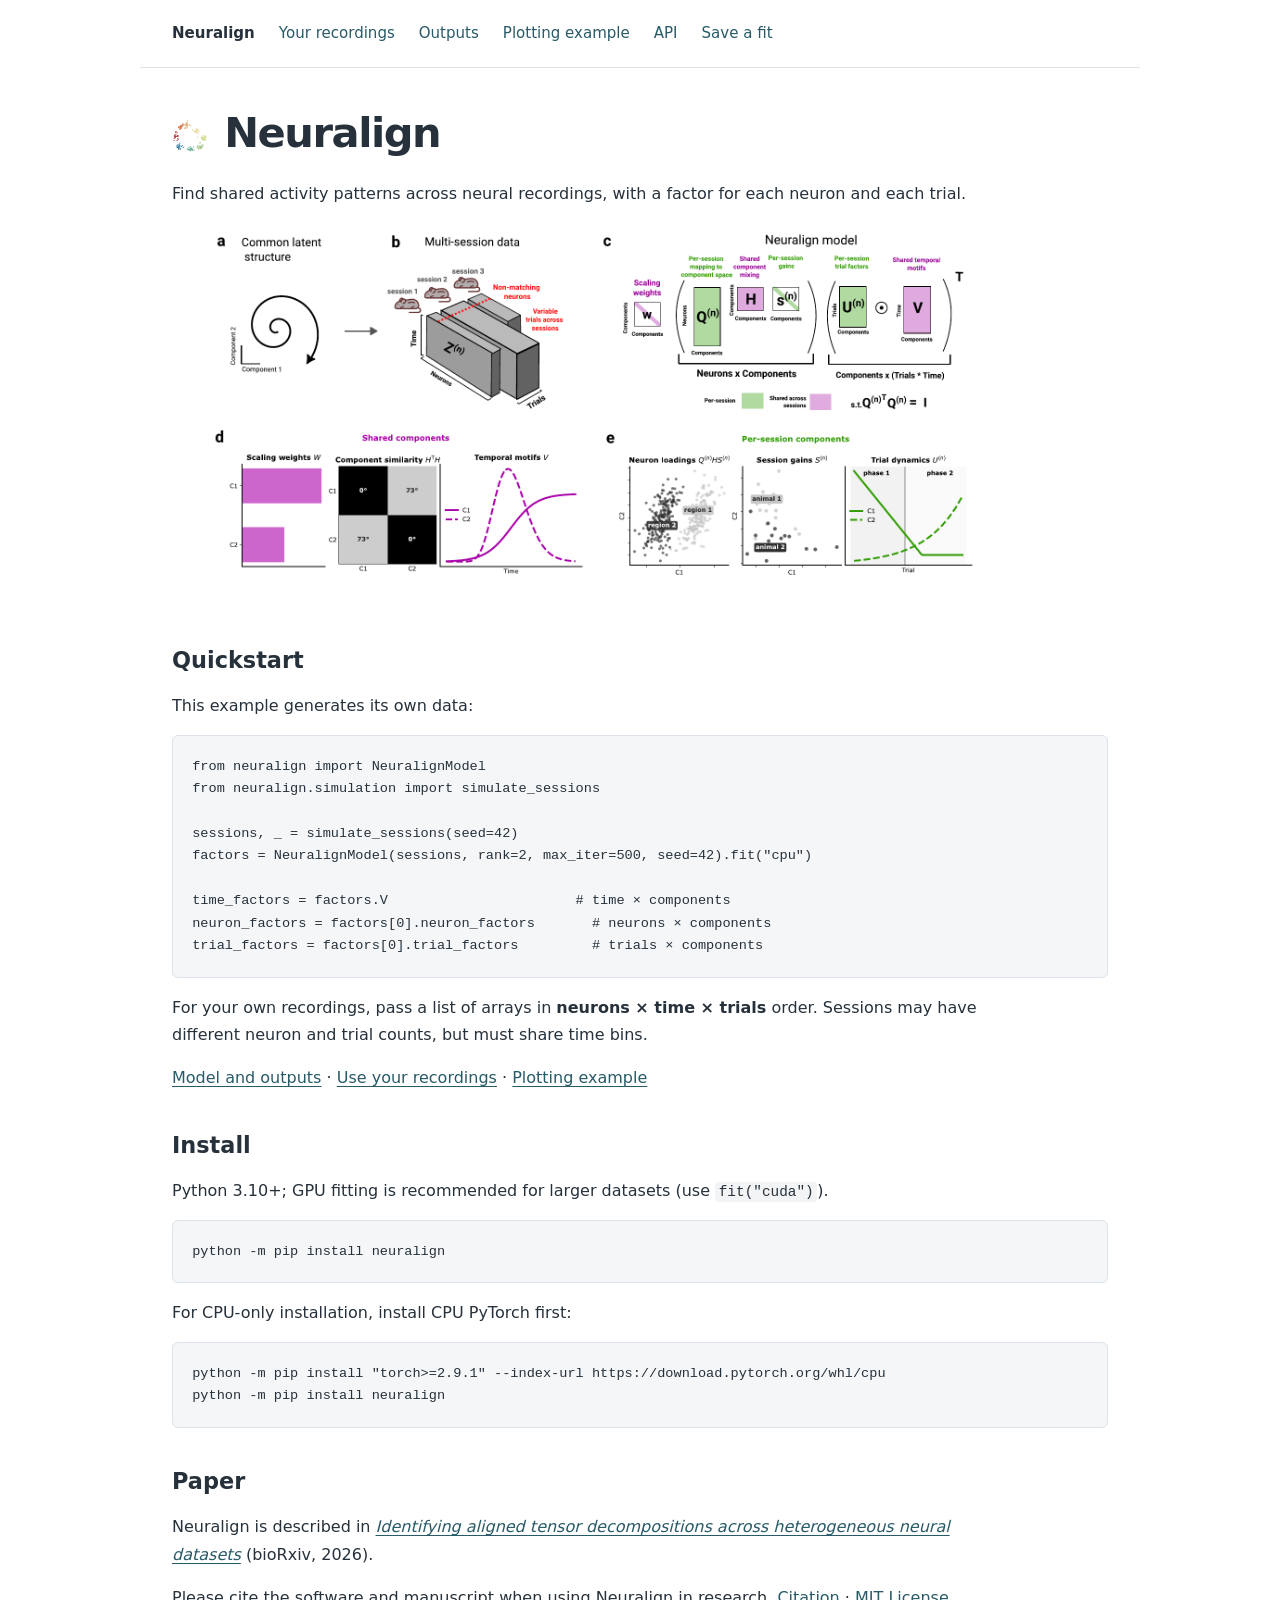
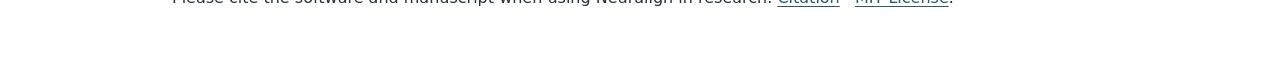
<file: docs/index.html>
<!doctype html>
<html lang="en"><head><meta charset="utf-8"><meta name="viewport" content="width=device-width, initial-scale=1">
<title>Neuralign · Neuralign</title><link rel="icon" href="assets/neuralign-mark.svg" type="image/svg+xml"><link rel="stylesheet" href="style.css"></head>
<body><nav aria-label="Main navigation"><a href="index.html" aria-current=page>Neuralign</a> <a href="getting-started.html" >Your recordings</a> <a href="model-and-outputs.html" >Outputs</a> <a href="plotting.html" >Plotting example</a> <a href="api.html" >API</a> <a href="reproducibility.html" >Save a fit</a></nav><main><h1><img src="assets/neuralign-mark.png" width="36" alt="" /> Neuralign</h1>
<p>Find shared activity patterns across neural recordings, with a factor for each neuron and each trial.</p>
<p><a href="assets/neuralign-overview.pdf"><img src="assets/neuralign-overview.png" alt="Neuralign model overview"></a></p>
<h2>Quickstart</h2>
<p>This example generates its own data:</p>
<pre><code class="language-python">from neuralign import NeuralignModel
from neuralign.simulation import simulate_sessions

sessions, _ = simulate_sessions(seed=42)
factors = NeuralignModel(sessions, rank=2, max_iter=500, seed=42).fit(&quot;cpu&quot;)

time_factors = factors.V                       # time × components
neuron_factors = factors[0].neuron_factors       # neurons × components
trial_factors = factors[0].trial_factors         # trials × components
</code></pre>
<p>For your own recordings, pass a list of arrays in <strong>neurons × time × trials</strong> order. Sessions may have different neuron and trial counts, but must share time bins.</p>
<p><a href="model-and-outputs.html">Model and outputs</a> · <a href="getting-started.html">Use your recordings</a> · <a href="plotting.html">Plotting example</a></p>
<h2>Install</h2>
<p>Python 3.10+; GPU fitting is recommended for larger datasets (use <code>fit(&quot;cuda&quot;)</code>).</p>
<pre><code class="language-bash">python -m pip install neuralign
</code></pre>
<p>For CPU-only installation, install CPU PyTorch first:</p>
<pre><code class="language-bash">python -m pip install &quot;torch&gt;=2.9.1&quot; --index-url https://download.pytorch.org/whl/cpu
python -m pip install neuralign
</code></pre>
<h2>Paper</h2>
<p>Neuralign is described in <a href="https://doi.org/10.64898/2026.11.12.766278"><em>Identifying aligned tensor decompositions across heterogeneous neural datasets</em></a> (bioRxiv, 2026).</p>
<p>Please cite the software and manuscript when using Neuralign in research. <a href="https://github.com/MiklosKralik/neuralign/blob/main/CITATION.cff">Citation</a> · <a href="https://github.com/MiklosKralik/neuralign/blob/main/LICENSE">MIT License</a>.</p>
</main></body></html>
</file>
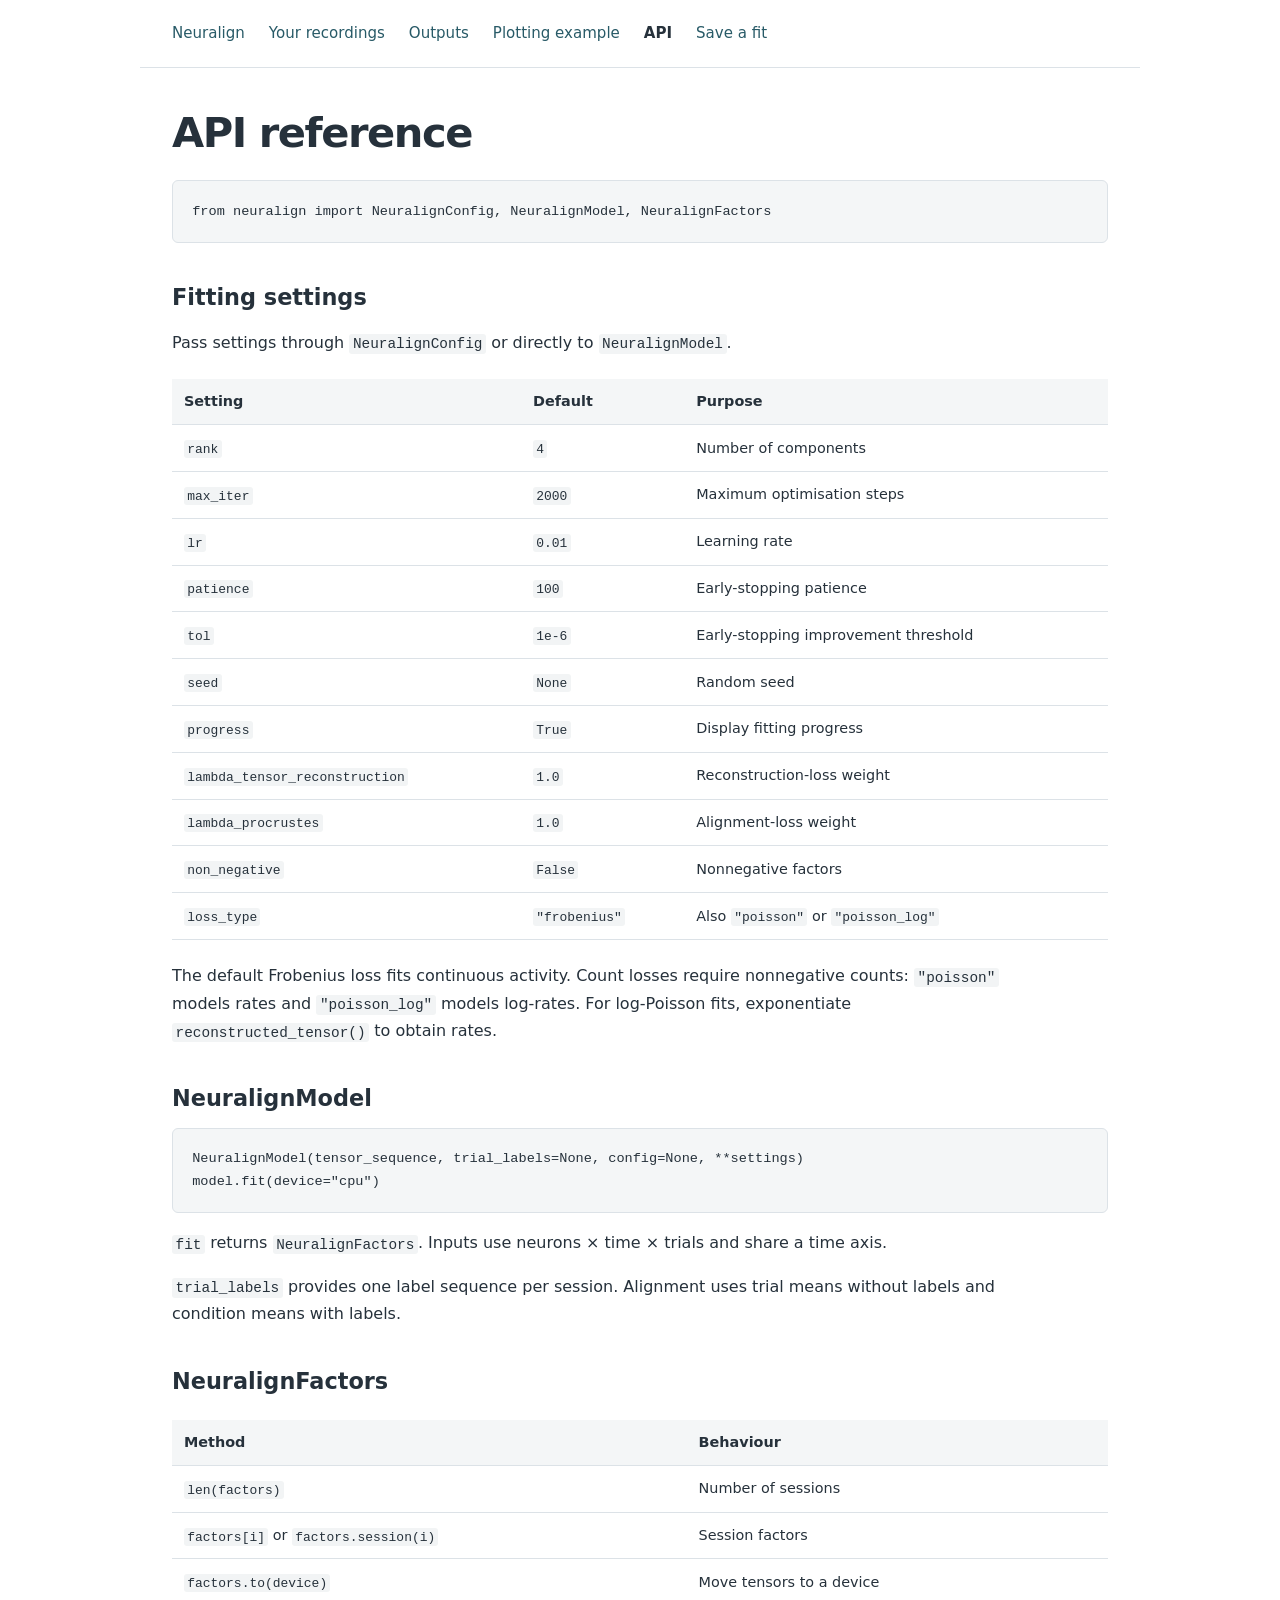
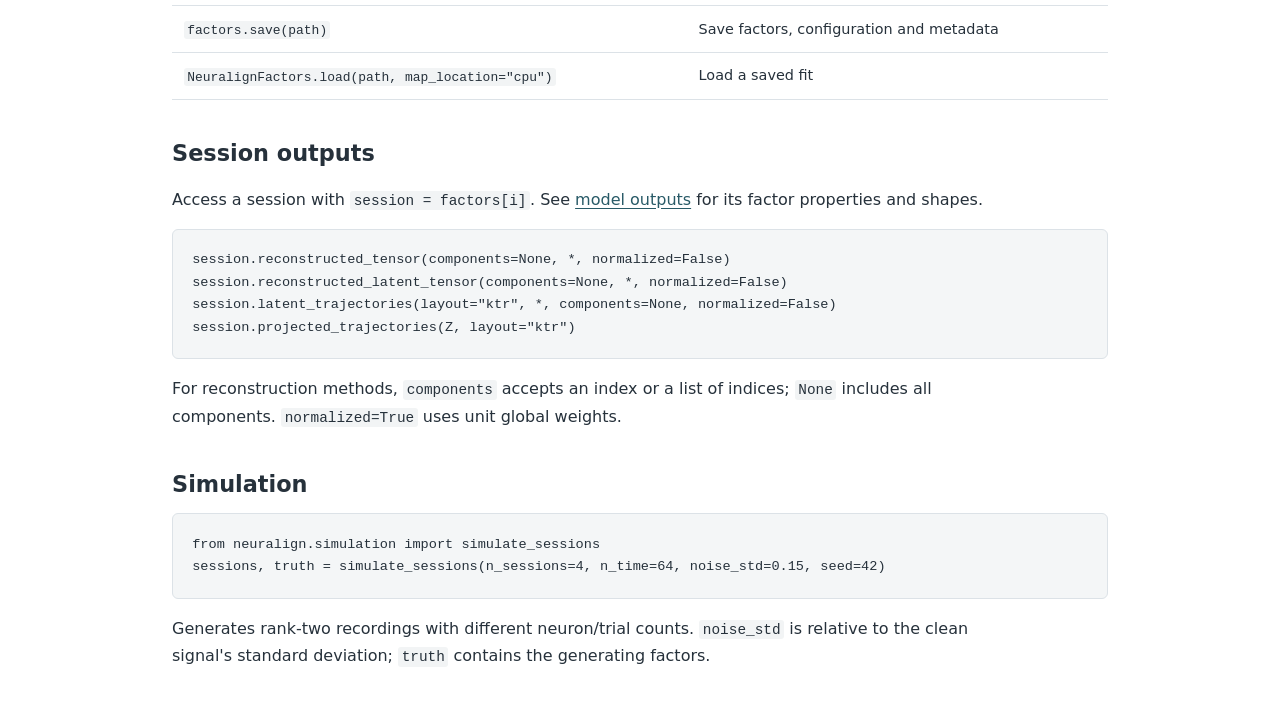
<file: docs/api.html>
<!doctype html>
<html lang="en"><head><meta charset="utf-8"><meta name="viewport" content="width=device-width, initial-scale=1">
<title>API · Neuralign</title><link rel="icon" href="assets/neuralign-mark.svg" type="image/svg+xml"><link rel="stylesheet" href="style.css"></head>
<body><nav aria-label="Main navigation"><a href="index.html" >Neuralign</a> <a href="getting-started.html" >Your recordings</a> <a href="model-and-outputs.html" >Outputs</a> <a href="plotting.html" >Plotting example</a> <a href="api.html" aria-current=page>API</a> <a href="reproducibility.html" >Save a fit</a></nav><main><h1>API reference</h1>
<pre><code class="language-python">from neuralign import NeuralignConfig, NeuralignModel, NeuralignFactors
</code></pre>
<h2>Fitting settings</h2>
<p>Pass settings through <code>NeuralignConfig</code> or directly to <code>NeuralignModel</code>.</p>
<table>
<thead>
<tr>
<th>Setting</th>
<th>Default</th>
<th>Purpose</th>
</tr>
</thead>
<tbody>
<tr>
<td><code>rank</code></td>
<td><code>4</code></td>
<td>Number of components</td>
</tr>
<tr>
<td><code>max_iter</code></td>
<td><code>2000</code></td>
<td>Maximum optimisation steps</td>
</tr>
<tr>
<td><code>lr</code></td>
<td><code>0.01</code></td>
<td>Learning rate</td>
</tr>
<tr>
<td><code>patience</code></td>
<td><code>100</code></td>
<td>Early-stopping patience</td>
</tr>
<tr>
<td><code>tol</code></td>
<td><code>1e-6</code></td>
<td>Early-stopping improvement threshold</td>
</tr>
<tr>
<td><code>seed</code></td>
<td><code>None</code></td>
<td>Random seed</td>
</tr>
<tr>
<td><code>progress</code></td>
<td><code>True</code></td>
<td>Display fitting progress</td>
</tr>
<tr>
<td><code>lambda_tensor_reconstruction</code></td>
<td><code>1.0</code></td>
<td>Reconstruction-loss weight</td>
</tr>
<tr>
<td><code>lambda_procrustes</code></td>
<td><code>1.0</code></td>
<td>Alignment-loss weight</td>
</tr>
<tr>
<td><code>non_negative</code></td>
<td><code>False</code></td>
<td>Nonnegative factors</td>
</tr>
<tr>
<td><code>loss_type</code></td>
<td><code>&quot;frobenius&quot;</code></td>
<td>Also <code>&quot;poisson&quot;</code> or <code>&quot;poisson_log&quot;</code></td>
</tr>
</tbody>
</table>
<p>The default Frobenius loss fits continuous activity. Count losses require nonnegative counts: <code>&quot;poisson&quot;</code> models rates and <code>&quot;poisson_log&quot;</code> models log-rates. For log-Poisson fits, exponentiate <code>reconstructed_tensor()</code> to obtain rates.</p>
<h2>NeuralignModel</h2>
<pre><code class="language-python">NeuralignModel(tensor_sequence, trial_labels=None, config=None, **settings)
model.fit(device=&quot;cpu&quot;)
</code></pre>
<p><code>fit</code> returns <code>NeuralignFactors</code>. Inputs use neurons × time × trials and share a time axis.</p>
<p><code>trial_labels</code> provides one label sequence per session. Alignment uses trial means without labels and condition means with labels.</p>
<h2>NeuralignFactors</h2>
<table>
<thead>
<tr>
<th>Method</th>
<th>Behaviour</th>
</tr>
</thead>
<tbody>
<tr>
<td><code>len(factors)</code></td>
<td>Number of sessions</td>
</tr>
<tr>
<td><code>factors[i]</code> or <code>factors.session(i)</code></td>
<td>Session factors</td>
</tr>
<tr>
<td><code>factors.to(device)</code></td>
<td>Move tensors to a device</td>
</tr>
<tr>
<td><code>factors.save(path)</code></td>
<td>Save factors, configuration and metadata</td>
</tr>
<tr>
<td><code>NeuralignFactors.load(path, map_location=&quot;cpu&quot;)</code></td>
<td>Load a saved fit</td>
</tr>
</tbody>
</table>
<h2>Session outputs</h2>
<p>Access a session with <code>session = factors[i]</code>. See <a href="model-and-outputs.html">model outputs</a> for its factor properties and shapes.</p>
<pre><code class="language-python">session.reconstructed_tensor(components=None, *, normalized=False)
session.reconstructed_latent_tensor(components=None, *, normalized=False)
session.latent_trajectories(layout=&quot;ktr&quot;, *, components=None, normalized=False)
session.projected_trajectories(Z, layout=&quot;ktr&quot;)
</code></pre>
<p>For reconstruction methods, <code>components</code> accepts an index or a list of indices; <code>None</code> includes all components. <code>normalized=True</code> uses unit global weights.</p>
<h2>Simulation</h2>
<pre><code class="language-python">from neuralign.simulation import simulate_sessions
sessions, truth = simulate_sessions(n_sessions=4, n_time=64, noise_std=0.15, seed=42)
</code></pre>
<p>Generates rank-two recordings with different neuron/trial counts. <code>noise_std</code> is relative to the clean signal's standard deviation; <code>truth</code> contains the generating factors.</p>
</main></body></html>
</file>
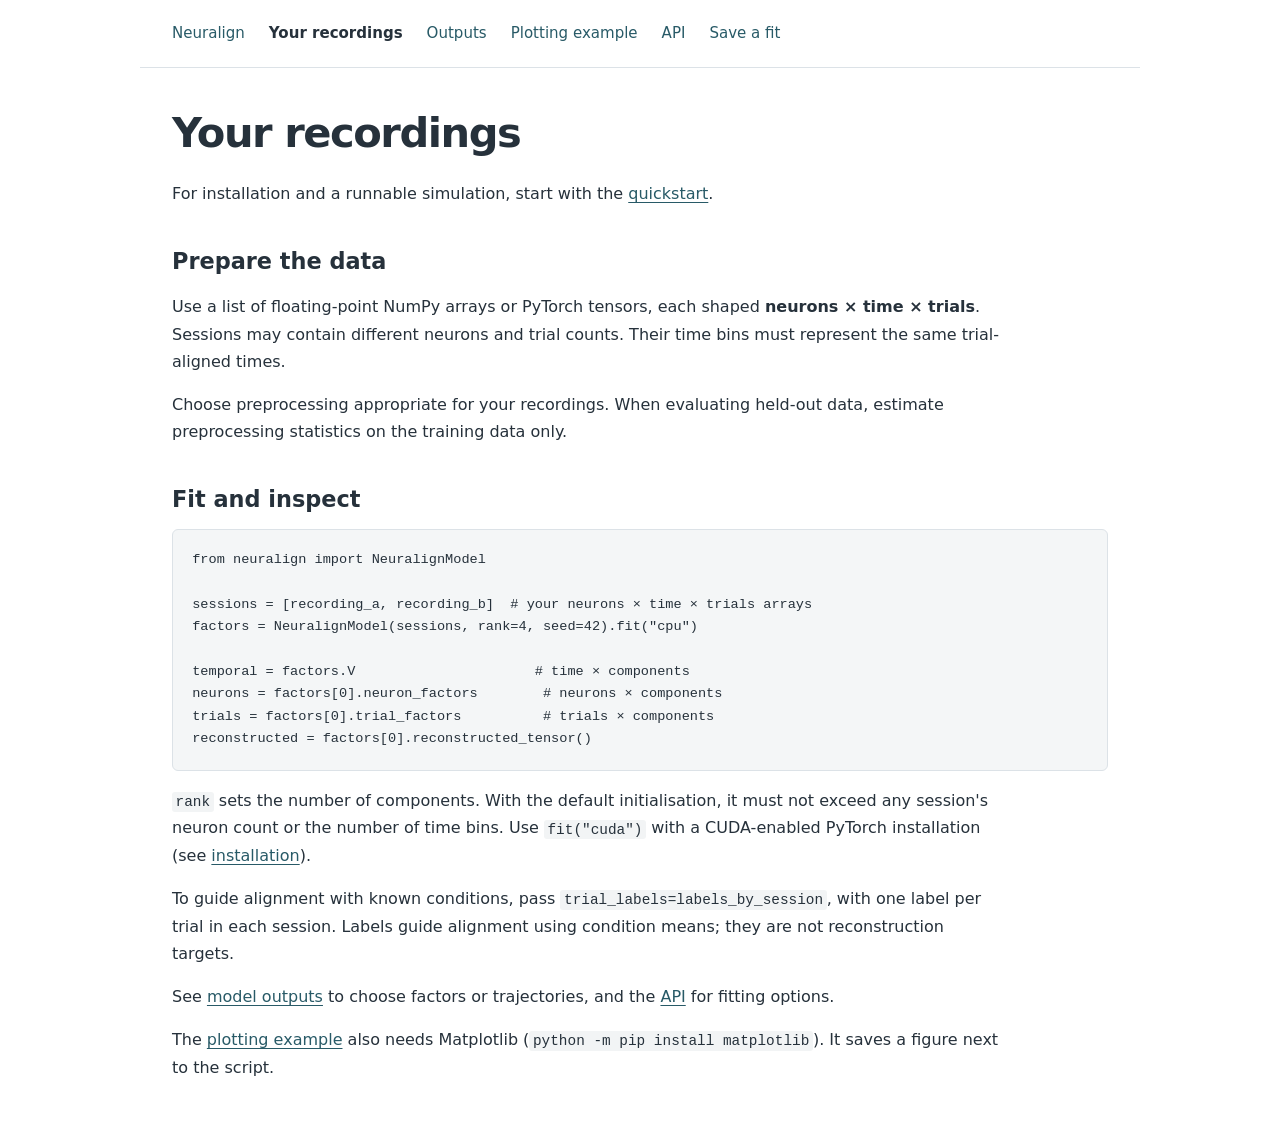
<file: docs/getting-started.html>
<!doctype html>
<html lang="en"><head><meta charset="utf-8"><meta name="viewport" content="width=device-width, initial-scale=1">
<title>Your recordings · Neuralign</title><link rel="icon" href="assets/neuralign-mark.svg" type="image/svg+xml"><link rel="stylesheet" href="style.css"></head>
<body><nav aria-label="Main navigation"><a href="index.html" >Neuralign</a> <a href="getting-started.html" aria-current=page>Your recordings</a> <a href="model-and-outputs.html" >Outputs</a> <a href="plotting.html" >Plotting example</a> <a href="api.html" >API</a> <a href="reproducibility.html" >Save a fit</a></nav><main><h1>Your recordings</h1>
<p>For installation and a runnable simulation, start with the <a href="index.html">quickstart</a>.</p>
<h2>Prepare the data</h2>
<p>Use a list of floating-point NumPy arrays or PyTorch tensors, each shaped <strong>neurons × time × trials</strong>. Sessions may contain different neurons and trial counts. Their time bins must represent the same trial-aligned times.</p>
<p>Choose preprocessing appropriate for your recordings. When evaluating held-out data, estimate preprocessing statistics on the training data only.</p>
<h2>Fit and inspect</h2>
<pre><code class="language-python">from neuralign import NeuralignModel

sessions = [recording_a, recording_b]  # your neurons × time × trials arrays
factors = NeuralignModel(sessions, rank=4, seed=42).fit(&quot;cpu&quot;)

temporal = factors.V                      # time × components
neurons = factors[0].neuron_factors        # neurons × components
trials = factors[0].trial_factors          # trials × components
reconstructed = factors[0].reconstructed_tensor()
</code></pre>
<p><code>rank</code> sets the number of components. With the default initialisation, it must not exceed any session's neuron count or the number of time bins. Use <code>fit(&quot;cuda&quot;)</code> with a CUDA-enabled PyTorch installation (see <a href="index.html#install">installation</a>).</p>
<p>To guide alignment with known conditions, pass <code>trial_labels=labels_by_session</code>, with one label per trial in each session. Labels guide alignment using condition means; they are not reconstruction targets.</p>
<p>See <a href="model-and-outputs.html">model outputs</a> to choose factors or trajectories, and the <a href="api.html">API</a> for fitting options.</p>
<p>The <a href="plotting.html">plotting example</a> also needs Matplotlib (<code>python -m pip install matplotlib</code>). It saves a figure next to the script.</p>
</main></body></html>
</file>
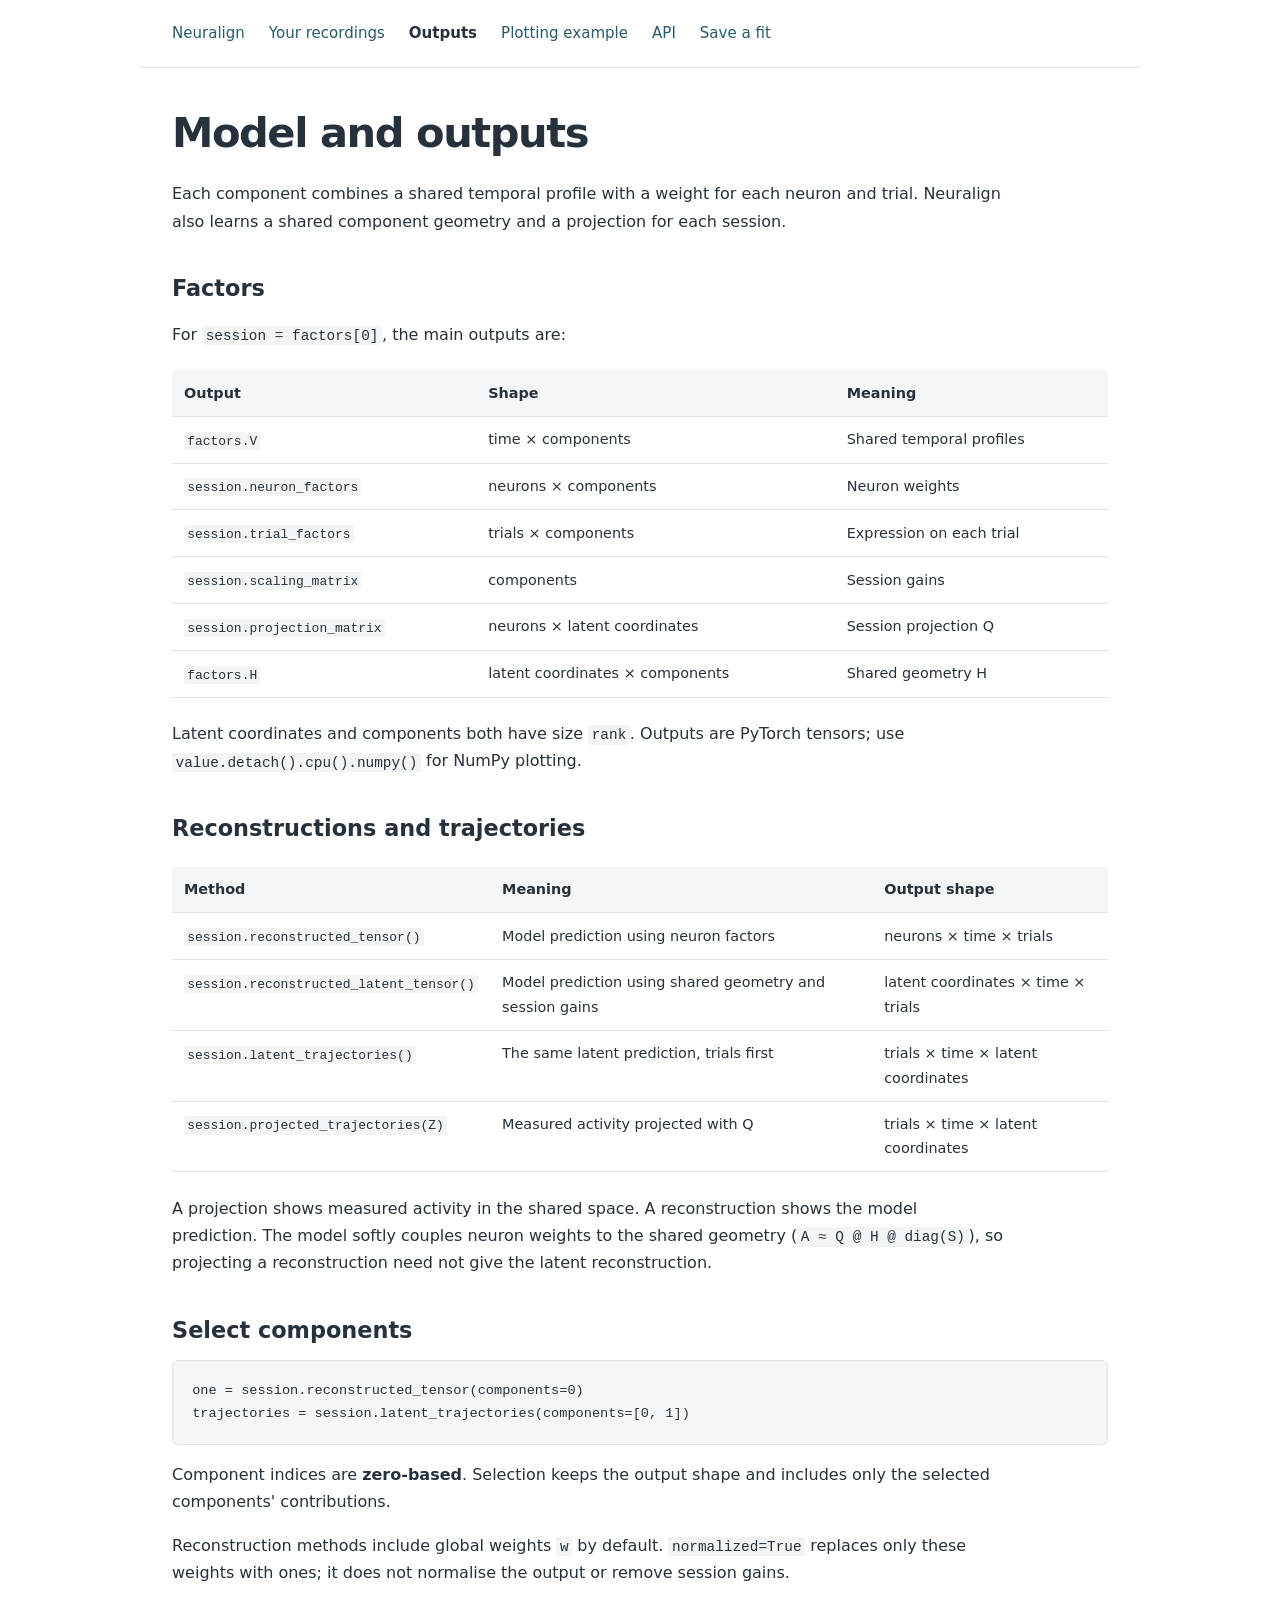
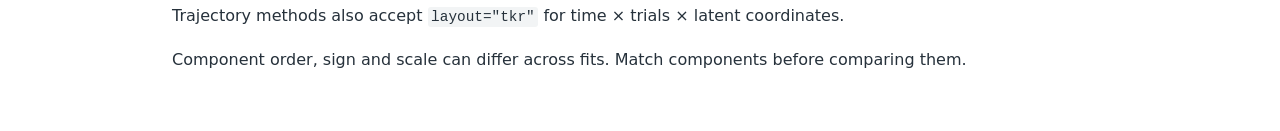
<file: docs/model-and-outputs.html>
<!doctype html>
<html lang="en"><head><meta charset="utf-8"><meta name="viewport" content="width=device-width, initial-scale=1">
<title>Outputs · Neuralign</title><link rel="icon" href="assets/neuralign-mark.svg" type="image/svg+xml"><link rel="stylesheet" href="style.css"></head>
<body><nav aria-label="Main navigation"><a href="index.html" >Neuralign</a> <a href="getting-started.html" >Your recordings</a> <a href="model-and-outputs.html" aria-current=page>Outputs</a> <a href="plotting.html" >Plotting example</a> <a href="api.html" >API</a> <a href="reproducibility.html" >Save a fit</a></nav><main><h1>Model and outputs</h1>
<p>Each component combines a shared temporal profile with a weight for each neuron and trial. Neuralign also learns a shared component geometry and a projection for each session.</p>
<h2>Factors</h2>
<p>For <code>session = factors[0]</code>, the main outputs are:</p>
<table>
<thead>
<tr>
<th>Output</th>
<th>Shape</th>
<th>Meaning</th>
</tr>
</thead>
<tbody>
<tr>
<td><code>factors.V</code></td>
<td>time × components</td>
<td>Shared temporal profiles</td>
</tr>
<tr>
<td><code>session.neuron_factors</code></td>
<td>neurons × components</td>
<td>Neuron weights</td>
</tr>
<tr>
<td><code>session.trial_factors</code></td>
<td>trials × components</td>
<td>Expression on each trial</td>
</tr>
<tr>
<td><code>session.scaling_matrix</code></td>
<td>components</td>
<td>Session gains</td>
</tr>
<tr>
<td><code>session.projection_matrix</code></td>
<td>neurons × latent coordinates</td>
<td>Session projection Q</td>
</tr>
<tr>
<td><code>factors.H</code></td>
<td>latent coordinates × components</td>
<td>Shared geometry H</td>
</tr>
</tbody>
</table>
<p>Latent coordinates and components both have size <code>rank</code>. Outputs are PyTorch tensors; use <code>value.detach().cpu().numpy()</code> for NumPy plotting.</p>
<h2>Reconstructions and trajectories</h2>
<table>
<thead>
<tr>
<th>Method</th>
<th>Meaning</th>
<th>Output shape</th>
</tr>
</thead>
<tbody>
<tr>
<td><code>session.reconstructed_tensor()</code></td>
<td>Model prediction using neuron factors</td>
<td>neurons × time × trials</td>
</tr>
<tr>
<td><code>session.reconstructed_latent_tensor()</code></td>
<td>Model prediction using shared geometry and session gains</td>
<td>latent coordinates × time × trials</td>
</tr>
<tr>
<td><code>session.latent_trajectories()</code></td>
<td>The same latent prediction, trials first</td>
<td>trials × time × latent coordinates</td>
</tr>
<tr>
<td><code>session.projected_trajectories(Z)</code></td>
<td>Measured activity projected with Q</td>
<td>trials × time × latent coordinates</td>
</tr>
</tbody>
</table>
<p>A projection shows measured activity in the shared space. A reconstruction shows the model prediction. The model softly couples neuron weights to the shared geometry (<code>A ≈ Q @ H @ diag(S)</code>), so projecting a reconstruction need not give the latent reconstruction.</p>
<h2>Select components</h2>
<pre><code class="language-python">one = session.reconstructed_tensor(components=0)
trajectories = session.latent_trajectories(components=[0, 1])
</code></pre>
<p>Component indices are <strong>zero-based</strong>. Selection keeps the output shape and includes only the selected components' contributions.</p>
<p>Reconstruction methods include global weights <code>w</code> by default. <code>normalized=True</code> replaces only these weights with ones; it does not normalise the output or remove session gains.</p>
<p>Trajectory methods also accept <code>layout=&quot;tkr&quot;</code> for time × trials × latent coordinates.</p>
<p>Component order, sign and scale can differ across fits. Match components before comparing them.</p>
</main></body></html>
</file>
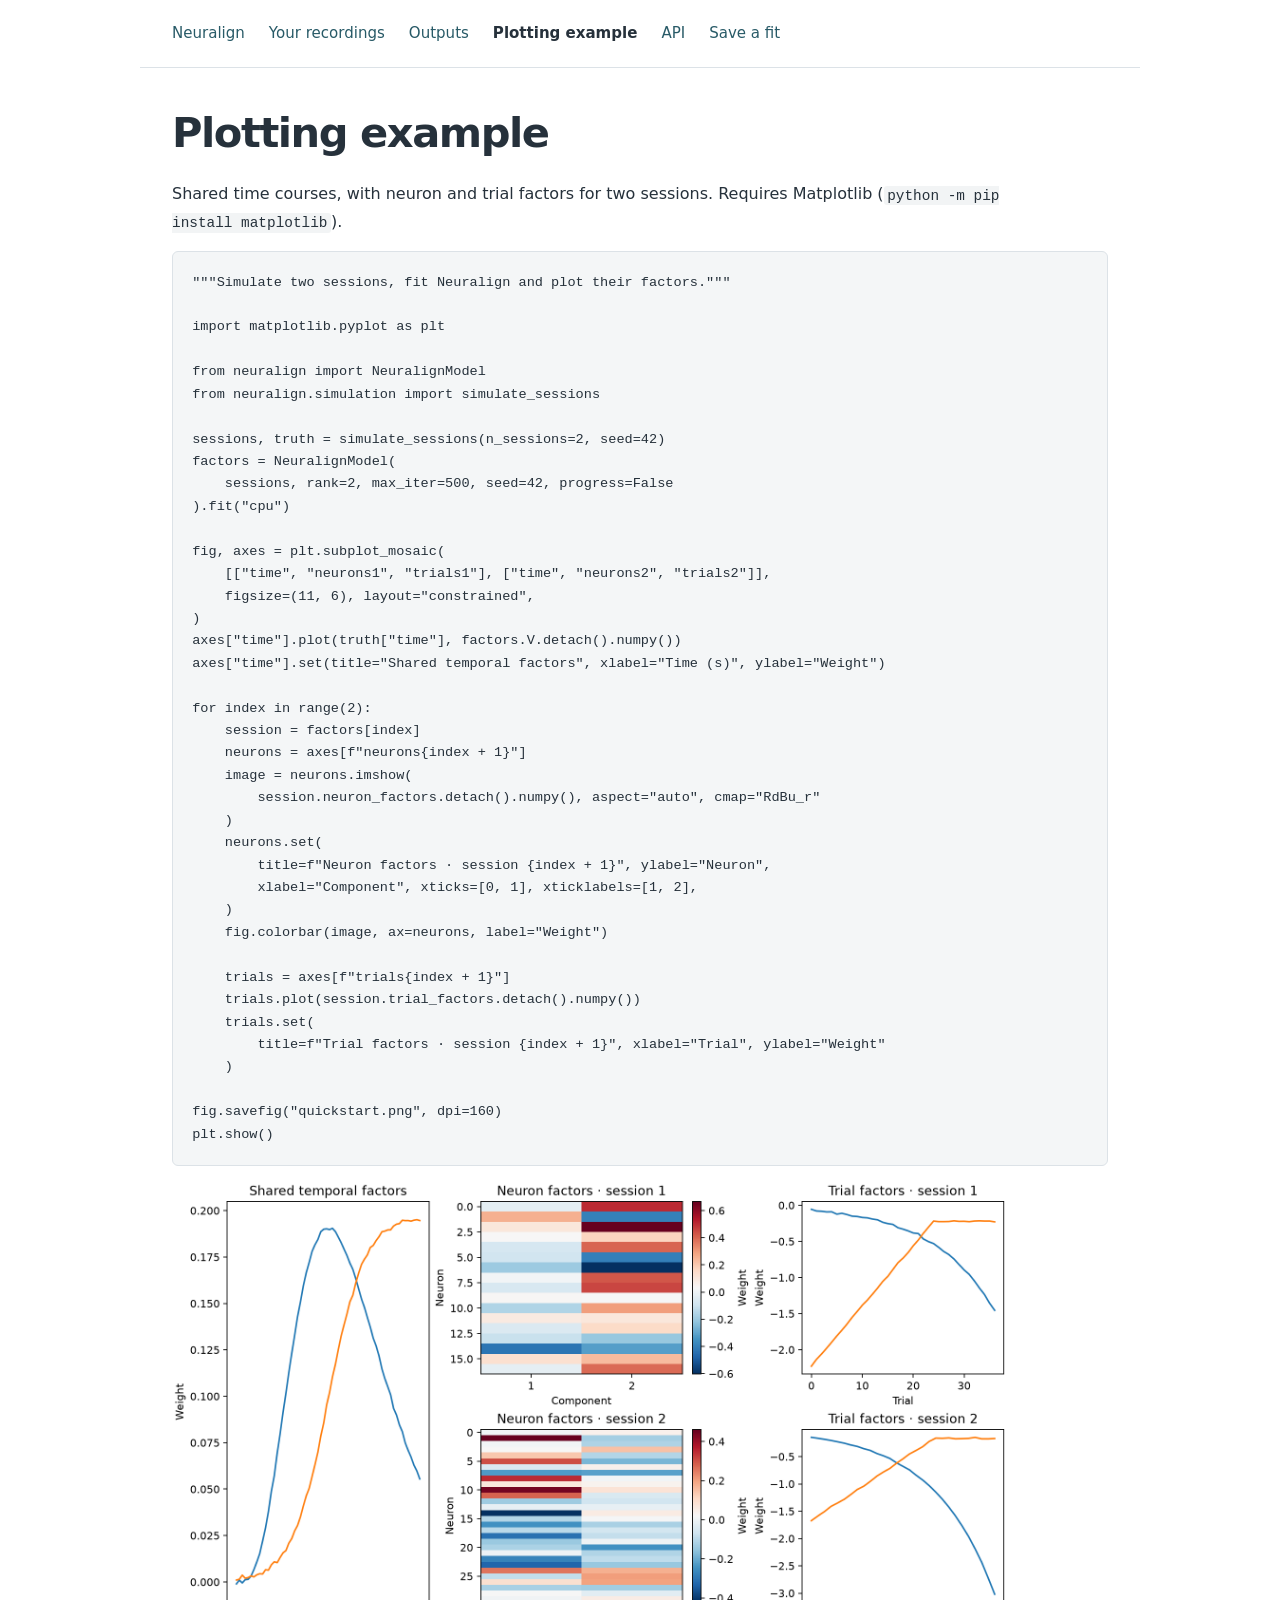
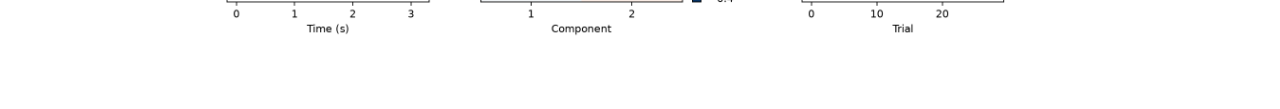
<file: docs/plotting.html>
<!doctype html>
<html lang="en"><head><meta charset="utf-8"><meta name="viewport" content="width=device-width, initial-scale=1">
<title>Plotting example · Neuralign</title><link rel="icon" href="assets/neuralign-mark.svg" type="image/svg+xml"><link rel="stylesheet" href="style.css"></head>
<body><nav aria-label="Main navigation"><a href="index.html" >Neuralign</a> <a href="getting-started.html" >Your recordings</a> <a href="model-and-outputs.html" >Outputs</a> <a href="plotting.html" aria-current=page>Plotting example</a> <a href="api.html" >API</a> <a href="reproducibility.html" >Save a fit</a></nav><main><h1>Plotting example</h1>
<p>Shared time courses, with neuron and trial factors for two sessions. Requires Matplotlib (<code>python -m pip install matplotlib</code>).</p>
<pre><code class="language-python">&quot;&quot;&quot;Simulate two sessions, fit Neuralign and plot their factors.&quot;&quot;&quot;

import matplotlib.pyplot as plt

from neuralign import NeuralignModel
from neuralign.simulation import simulate_sessions

sessions, truth = simulate_sessions(n_sessions=2, seed=42)
factors = NeuralignModel(
    sessions, rank=2, max_iter=500, seed=42, progress=False
).fit(&quot;cpu&quot;)

fig, axes = plt.subplot_mosaic(
    [[&quot;time&quot;, &quot;neurons1&quot;, &quot;trials1&quot;], [&quot;time&quot;, &quot;neurons2&quot;, &quot;trials2&quot;]],
    figsize=(11, 6), layout=&quot;constrained&quot;,
)
axes[&quot;time&quot;].plot(truth[&quot;time&quot;], factors.V.detach().numpy())
axes[&quot;time&quot;].set(title=&quot;Shared temporal factors&quot;, xlabel=&quot;Time (s)&quot;, ylabel=&quot;Weight&quot;)

for index in range(2):
    session = factors[index]
    neurons = axes[f&quot;neurons{index + 1}&quot;]
    image = neurons.imshow(
        session.neuron_factors.detach().numpy(), aspect=&quot;auto&quot;, cmap=&quot;RdBu_r&quot;
    )
    neurons.set(
        title=f&quot;Neuron factors · session {index + 1}&quot;, ylabel=&quot;Neuron&quot;,
        xlabel=&quot;Component&quot;, xticks=[0, 1], xticklabels=[1, 2],
    )
    fig.colorbar(image, ax=neurons, label=&quot;Weight&quot;)

    trials = axes[f&quot;trials{index + 1}&quot;]
    trials.plot(session.trial_factors.detach().numpy())
    trials.set(
        title=f&quot;Trial factors · session {index + 1}&quot;, xlabel=&quot;Trial&quot;, ylabel=&quot;Weight&quot;
    )

fig.savefig(&quot;quickstart.png&quot;, dpi=160)
plt.show()
</code></pre>
<p><img src="assets/quickstart.png" alt="Shared temporal factors and neuron and trial factors for two sessions"></p>
</main></body></html>
</file>
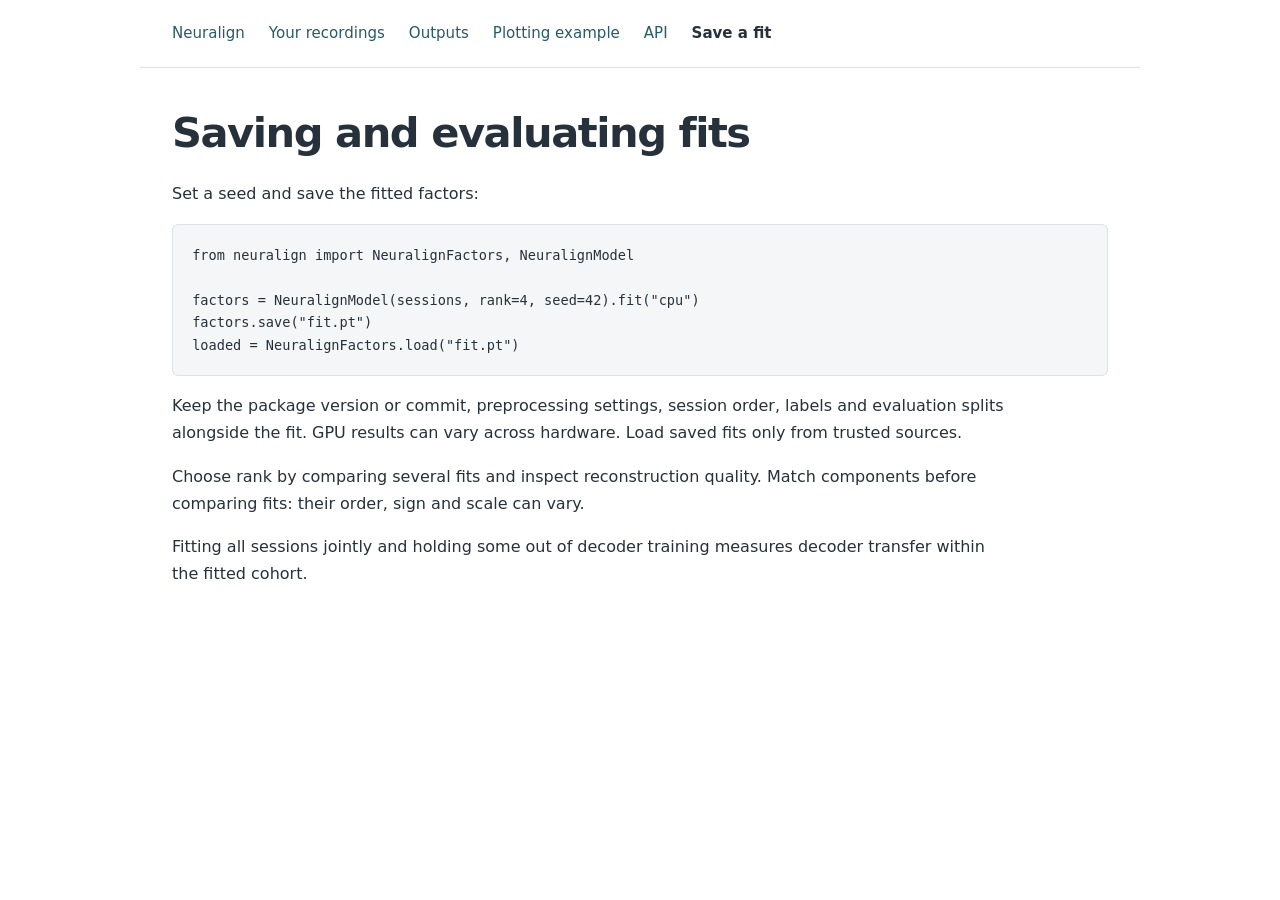
<file: docs/reproducibility.html>
<!doctype html>
<html lang="en"><head><meta charset="utf-8"><meta name="viewport" content="width=device-width, initial-scale=1">
<title>Save a fit · Neuralign</title><link rel="icon" href="assets/neuralign-mark.svg" type="image/svg+xml"><link rel="stylesheet" href="style.css"></head>
<body><nav aria-label="Main navigation"><a href="index.html" >Neuralign</a> <a href="getting-started.html" >Your recordings</a> <a href="model-and-outputs.html" >Outputs</a> <a href="plotting.html" >Plotting example</a> <a href="api.html" >API</a> <a href="reproducibility.html" aria-current=page>Save a fit</a></nav><main><h1>Saving and evaluating fits</h1>
<p>Set a seed and save the fitted factors:</p>
<pre><code class="language-python">from neuralign import NeuralignFactors, NeuralignModel

factors = NeuralignModel(sessions, rank=4, seed=42).fit(&quot;cpu&quot;)
factors.save(&quot;fit.pt&quot;)
loaded = NeuralignFactors.load(&quot;fit.pt&quot;)
</code></pre>
<p>Keep the package version or commit, preprocessing settings, session order, labels and evaluation splits alongside the fit. GPU results can vary across hardware. Load saved fits only from trusted sources.</p>
<p>Choose rank by comparing several fits and inspect reconstruction quality. Match components before comparing fits: their order, sign and scale can vary.</p>
<p>Fitting all sessions jointly and holding some out of decoder training measures decoder transfer within the fitted cohort.</p>
</main></body></html>
</file>
<file: docs/style.css>
:root { color-scheme: light; --ink: #26313b; --muted: #596573; --line: #dce2e7; --accent: #285a67; }
* { box-sizing: border-box; }
body { margin: 0; background: #fff; color: var(--ink); font: 16px/1.7 system-ui, sans-serif; }
nav, main, footer { max-width: 1000px; margin: auto; padding: 1.3rem 2rem; }
nav { display: flex; flex-wrap: wrap; gap: 1.5rem; border-bottom: 1px solid var(--line); }
nav a { text-decoration: none; font-size: .94rem; }
nav a[aria-current] { color: var(--ink); font-weight: 650; }
a { color: var(--accent); text-underline-offset: .18em; }
main { padding-top: 2.5rem; padding-bottom: 3rem; }
h1 { font-size: 2.6rem; letter-spacing: -.035em; line-height: 1.2; margin: 0 0 1.4rem; }
h1 img { vertical-align: middle; margin-right: .2rem; }
h2 { font-size: 1.4rem; margin: 2.4rem 0 .7rem; line-height: 1.4; }
h3 { margin-top: 1.8rem; }
p, ul, ol { max-width: 82ch; }
pre { padding: 1.2rem; overflow-x: auto; background: #f4f6f7; border: 1px solid var(--line); border-radius: 6px; font-size: .85rem; line-height: 1.65; }
code { font-family: ui-monospace, SFMono-Regular, Consolas, monospace; font-size: .9em; }
pre code { font-size: inherit; }
:not(pre) > code { background: #f2f4f5; padding: .12em .25em; border-radius: 3px; }
table { width: 100%; border-collapse: collapse; margin: 1.4rem 0; font-size: .9rem; }
th, td { text-align: left; vertical-align: top; padding: .65rem .75rem; border-bottom: 1px solid var(--line); }
th { background: #f4f6f7; }
img { max-width: 100%; height: auto; }
footer { color: var(--muted); border-top: 1px solid var(--line); font-size: .85rem; }
@media (max-width: 640px) { nav, main, footer { padding-left: 1rem; padding-right: 1rem; } nav { gap: .9rem; } h1 { font-size: 2.1rem; } table { display: block; overflow-x: auto; } }
</file>
